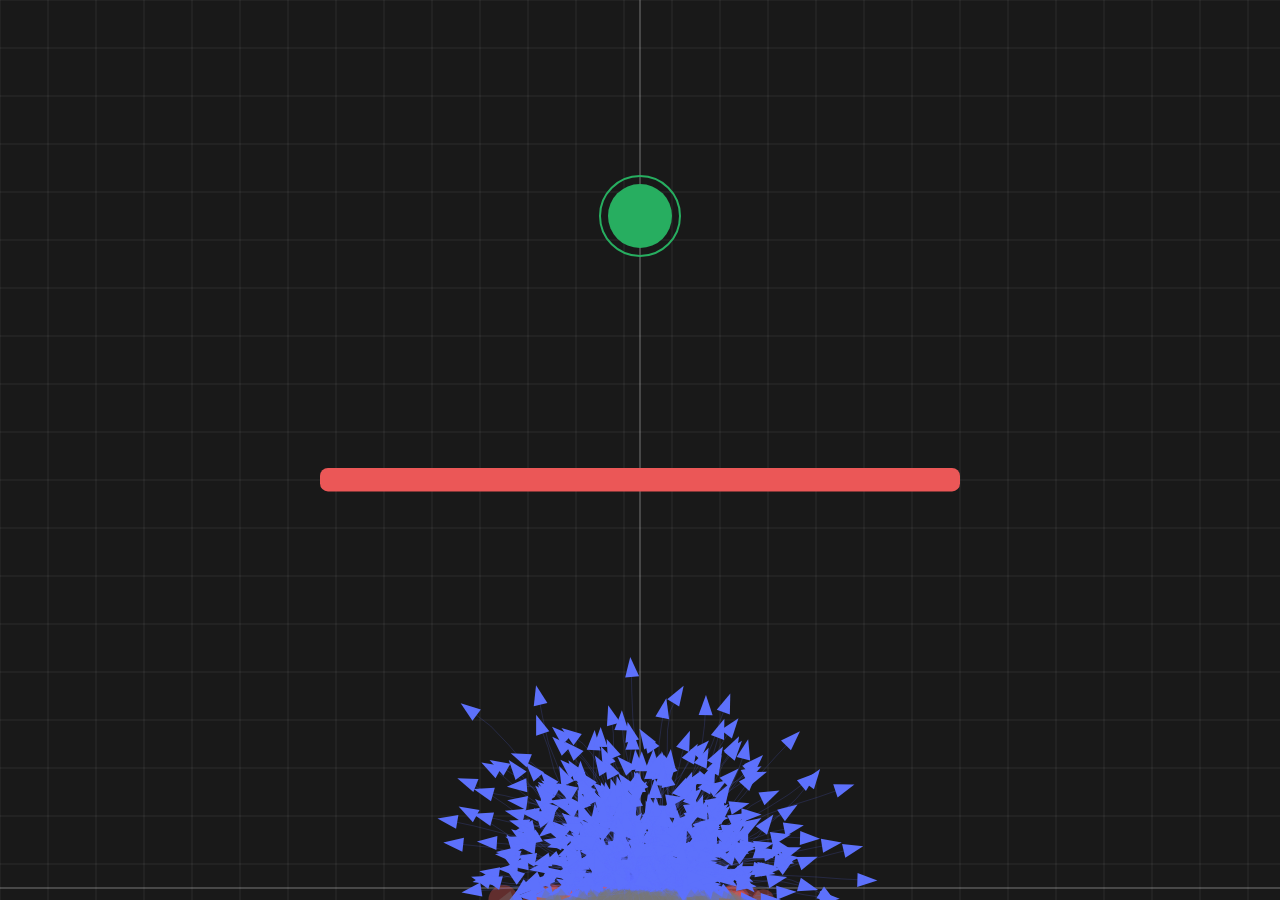
<file: animation/farm.html>
<!doctype html>
<html lang="en">
  <head>
    <meta charset="utf-8">
    <meta name="viewport" content="width=device-width, initial-scale=1">
    <title>Swarm Animation</title>
    <style>
      :root {
        color-scheme: dark;
        --bg: #191919;
        --grid: rgba(248, 248, 248, 0.08);
        --axis: rgba(248, 248, 248, 0.42);
        --target: #27ae60;
        --obstacle: #eb5757;
        --agent: #5d71fc;
        --agent-hot: #f89540;
        --best: #f89540;
        --trail: rgba(93, 113, 252, 0.18);
      }

      * {
        box-sizing: border-box;
      }

      html,
      body {
        width: 100%;
        height: 100%;
        margin: 0;
        overflow: hidden;
        background: var(--bg);
      }

      canvas {
        display: block;
        width: 100vw;
        height: 100vh;
      }
    </style>
  </head>
  <body>
    <canvas id="scene" aria-label="Swarm genetic training animation"></canvas>

    <script>
      (function() {
        var canvas = document.getElementById("scene");
        var ctx = canvas.getContext("2d");
        var dpr = window.devicePixelRatio || 1;
        var width = 0;
        var height = 0;
        var populationSize = 1000;
        var lifespan = 300;
        var maxForce = 0.5;
        var mutationRate = 0.001;
        var count = 0;
        var generation = 1;
        var rockets = [];
        var matingPool = [];
        var target = null;
        var obstacles = [];
        var fieldSpec = [{ x: 0.25, y: 0.52, w: 0.5, h: 0.026 }];
        var heatmapPoints = [];
        var lastBestTrajectory = [];

        function css(name) {
          return getComputedStyle(document.documentElement).getPropertyValue(name).trim();
        }

        function randomBetween(min, max) {
          return min + Math.random() * (max - min);
        }

        function randomVector(magnitude) {
          var angle = Math.random() * Math.PI * 2;
          return {
            x: Math.cos(angle) * magnitude,
            y: Math.sin(angle) * magnitude,
          };
        }

        function distance(a, b) {
          return Math.hypot(a.x - b.x, a.y - b.y);
        }

        function cloneVector(vector) {
          return { x: vector.x, y: vector.y };
        }

        function resize() {
          dpr = window.devicePixelRatio || 1;
          width = Math.max(1, window.innerWidth);
          height = Math.max(1, window.innerHeight);
          canvas.width = Math.floor(width * dpr);
          canvas.height = Math.floor(height * dpr);
          canvas.style.width = width + "px";
          canvas.style.height = height + "px";
          ctx.setTransform(dpr, 0, 0, dpr, 0, 0);
          resetTraining();
        }

        function rebuildObstacles() {
          obstacles = fieldSpec.map(function(spec) {
            return {
              x: width * spec.x,
              y: height * spec.y,
              w: width * spec.w,
              h: Math.max(12, height * spec.h),
            };
          });
        }

        function resetTraining() {
          count = 0;
          generation = 1;
          heatmapPoints = [];
          lastBestTrajectory = [];
          target = { x: width / 2, y: height * 0.24, r: 64 };
          rebuildObstacles();
          rockets = [];
          matingPool = [];
          for (var i = 0; i < populationSize; i++) rockets.push(new Rocket());
        }

        function drawGrid() {
          ctx.fillStyle = css("--bg");
          ctx.fillRect(0, 0, width, height);
          ctx.strokeStyle = css("--grid");
          ctx.lineWidth = 1;
          for (var x = 0; x <= width; x += 48) {
            ctx.beginPath();
            ctx.moveTo(x, 0);
            ctx.lineTo(x, height);
            ctx.stroke();
          }
          for (var y = 0; y <= height; y += 48) {
            ctx.beginPath();
            ctx.moveTo(0, y);
            ctx.lineTo(width, y);
            ctx.stroke();
          }
          ctx.strokeStyle = css("--axis");
          ctx.beginPath();
          ctx.moveTo(width / 2, 0);
          ctx.lineTo(width / 2, height);
          ctx.moveTo(0, height - 12);
          ctx.lineTo(width, height - 12);
          ctx.stroke();
        }

        function drawTarget() {
          ctx.fillStyle = css("--target");
          ctx.beginPath();
          ctx.arc(target.x, target.y, target.r / 2, 0, Math.PI * 2);
          ctx.fill();
          ctx.strokeStyle = css("--target");
          ctx.lineWidth = 2;
          ctx.beginPath();
          ctx.arc(target.x, target.y, target.r / 2 + 8, 0, Math.PI * 2);
          ctx.stroke();
        }

        function roundedRect(x, y, w, h, r) {
          var radius = Math.min(r, w / 2, h / 2);
          ctx.beginPath();
          ctx.moveTo(x + radius, y);
          ctx.arcTo(x + w, y, x + w, y + h, radius);
          ctx.arcTo(x + w, y + h, x, y + h, radius);
          ctx.arcTo(x, y + h, x, y, radius);
          ctx.arcTo(x, y, x + w, y, radius);
          ctx.closePath();
        }

        function drawObstacles() {
          ctx.fillStyle = css("--obstacle");
          for (var i = 0; i < obstacles.length; i++) {
            var obstacle = obstacles[i];
            roundedRect(obstacle.x, obstacle.y, obstacle.w, obstacle.h, 8);
            ctx.fill();
          }
        }

        function drawHeatmap() {
          for (var i = 0; i < heatmapPoints.length; i++) {
            var point = heatmapPoints[i];
            var age = i / Math.max(1, heatmapPoints.length - 1);
            ctx.fillStyle = "rgba(235, 87, 87, " + (0.09 + age * 0.27) + ")";
            ctx.beginPath();
            ctx.arc(point.x, point.y, point.radius / 2, 0, Math.PI * 2);
            ctx.fill();
          }
        }

        function drawBestTrajectory() {
          if (lastBestTrajectory.length < 2) return;
          ctx.strokeStyle = css("--best");
          ctx.lineWidth = 3;
          ctx.beginPath();
          ctx.moveTo(lastBestTrajectory[0].x, lastBestTrajectory[0].y);
          for (var i = 2; i < lastBestTrajectory.length; i += 2) {
            ctx.lineTo(lastBestTrajectory[i].x, lastBestTrajectory[i].y);
          }
          ctx.stroke();
          var end = lastBestTrajectory[lastBestTrajectory.length - 1];
          ctx.fillStyle = css("--best");
          ctx.beginPath();
          ctx.arc(end.x, end.y, 4, 0, Math.PI * 2);
          ctx.fill();
        }

        function hitTarget(point) {
          return distance(point, target) < target.r / 2;
        }

        function hitObstacle(point) {
          for (var i = 0; i < obstacles.length; i++) {
            var obstacle = obstacles[i];
            if (
              point.x > obstacle.x &&
              point.x < obstacle.x + obstacle.w &&
              point.y > obstacle.y &&
              point.y < obstacle.y + obstacle.h
            ) return true;
          }
          return false;
        }

        function upperFieldY() {
          if (!obstacles.length) return height * 0.5;
          var y = obstacles[0].y;
          for (var i = 1; i < obstacles.length; i++) y = Math.min(y, obstacles[i].y);
          return y;
        }

        function recordCollision(point) {
          heatmapPoints.push({
            x: Math.max(0, Math.min(width, point.x)),
            y: Math.max(0, Math.min(height, point.y)),
            radius: randomBetween(14, 34),
          });
          if (heatmapPoints.length > 360) heatmapPoints.splice(0, heatmapPoints.length - 360);
        }

        function DNA(genes) {
          this.genes = genes || [];
          if (!genes) {
            for (var i = 0; i < lifespan; i++) this.genes[i] = randomVector(maxForce);
          }
        }

        DNA.prototype.crossover = function(partner) {
          var newGenes = [];
          var mid = Math.floor(Math.random() * (this.genes.length / 2));
          for (var i = 0; i < this.genes.length; i++) {
            var gene = Math.random() * this.genes.length > mid ? this.genes[i] : partner.genes[i];
            newGenes[i] = cloneVector(gene);
          }
          return new DNA(newGenes);
        };

        DNA.prototype.mutation = function() {
          for (var i = 0; i < this.genes.length; i++) {
            if (Math.random() < mutationRate) this.genes[i] = randomVector(maxForce);
          }
        };

        function Rocket(dna) {
          this.pos = { x: width / 2, y: height - 22 };
          this.vel = { x: 0, y: 0 };
          this.acc = { x: 0, y: 0 };
          this.trail = [];
          this.path = [cloneVector(this.pos)];
          this.dna = dna || new DNA();
          this.completed = false;
          this.crashed = false;
          this.fitness = 0;
          this.targetDistance = Infinity;
        }

        Rocket.prototype.applyForce = function(force) {
          this.acc.x += force.x;
          this.acc.y += force.y;
        };

        Rocket.prototype.update = function() {
          if (hitTarget(this.pos)) this.completed = true;
          var boundsCrash = this.pos.x < 0 || this.pos.x > width || this.pos.y > height || this.pos.y < 0;
          var obstacleCrash = hitObstacle(this.pos);
          if ((boundsCrash || obstacleCrash) && !this.crashed) {
            this.crashed = true;
            recordCollision(this.pos);
          }

          if (!this.crashed && !this.completed) {
            this.applyForce(this.dna.genes[count]);
            this.vel.x += this.acc.x;
            this.vel.y += this.acc.y;
            var speed = Math.hypot(this.vel.x, this.vel.y);
            if (speed > 7) {
              this.vel.x = (this.vel.x / speed) * 7;
              this.vel.y = (this.vel.y / speed) * 7;
            }
            this.pos.x += this.vel.x;
            this.pos.y += this.vel.y;
            this.path.push(cloneVector(this.pos));
            this.acc.x = 0;
            this.acc.y = 0;
            if (count % 4 === 0) {
              this.trail.push(cloneVector(this.pos));
              if (this.trail.length > 34) this.trail.shift();
            }
          }
        };

        Rocket.prototype.draw = function() {
          if (this.trail.length > 1) {
            ctx.strokeStyle = css("--trail");
            ctx.lineWidth = 1;
            ctx.beginPath();
            ctx.moveTo(this.trail[0].x, this.trail[0].y);
            for (var i = 1; i < this.trail.length; i++) ctx.lineTo(this.trail[i].x, this.trail[i].y);
            ctx.stroke();
          }

          ctx.save();
          ctx.translate(this.pos.x, this.pos.y);
          ctx.rotate(Math.atan2(this.vel.y, this.vel.x) + Math.PI / 2);
          ctx.fillStyle = this.completed ? css("--agent-hot") : this.crashed ? "rgba(120, 120, 120, 0.34)" : css("--agent");
          ctx.beginPath();
          ctx.moveTo(0, -10);
          ctx.lineTo(-7, 10);
          ctx.lineTo(7, 10);
          ctx.closePath();
          ctx.fill();
          ctx.restore();
        };

        Rocket.prototype.calcFitness = function() {
          var d = distance(this.pos, target);
          this.targetDistance = d;
          this.fitness = Math.max(0.01, width - d);
          if (this.completed) this.fitness *= 100;
          if (this.crashed) this.fitness /= 10;
          if (this.pos.y >= height || this.pos.y < 0) this.fitness /= 2;
          if (this.pos.y < upperFieldY()) this.fitness *= 3;
        };

        function evaluate() {
          var maxFit = 0;
          var bestRocket = null;
          for (var i = 0; i < rockets.length; i++) {
            rockets[i].calcFitness();
            if (rockets[i].fitness > maxFit) {
              maxFit = rockets[i].fitness;
              bestRocket = rockets[i];
            }
          }

          if (bestRocket) lastBestTrajectory = bestRocket.path.map(cloneVector);
          maxFit = maxFit || 1;
          matingPool = [];
          for (var j = 0; j < rockets.length; j++) {
            rockets[j].fitness /= maxFit;
            var copies = Math.floor(rockets[j].fitness * 100);
            for (var k = 0; k < copies; k++) matingPool.push(rockets[j]);
          }
          if (!matingPool.length) matingPool = rockets.slice();
        }

        function selectNextGeneration() {
          var next = [];
          for (var i = 0; i < rockets.length; i++) {
            var parentA = matingPool[Math.floor(Math.random() * matingPool.length)];
            var parentB = matingPool[Math.floor(Math.random() * matingPool.length)];
            var child = parentA.fitness > parentB.fitness ? parentA.dna.crossover(parentB.dna) : parentB.dna.crossover(parentA.dna);
            child.mutation();
            next[i] = new Rocket(child);
          }
          rockets = next;
        }

        function allFinished() {
          for (var i = 0; i < rockets.length; i++) {
            if (!rockets[i].crashed && !rockets[i].completed) return false;
          }
          return true;
        }

        function step() {
          drawGrid();
          drawHeatmap();
          drawBestTrajectory();
          for (var i = 0; i < rockets.length; i++) {
            rockets[i].update();
            rockets[i].draw();
          }
          drawTarget();
          drawObstacles();

          count++;
          if (count >= lifespan || allFinished()) {
            evaluate();
            selectNextGeneration();
            count = 0;
            generation++;
          }
          requestAnimationFrame(step);
        }

        window.addEventListener("resize", resize);
        resize();
        requestAnimationFrame(step);
      })();
    </script>
  </body>
</html>
</file>
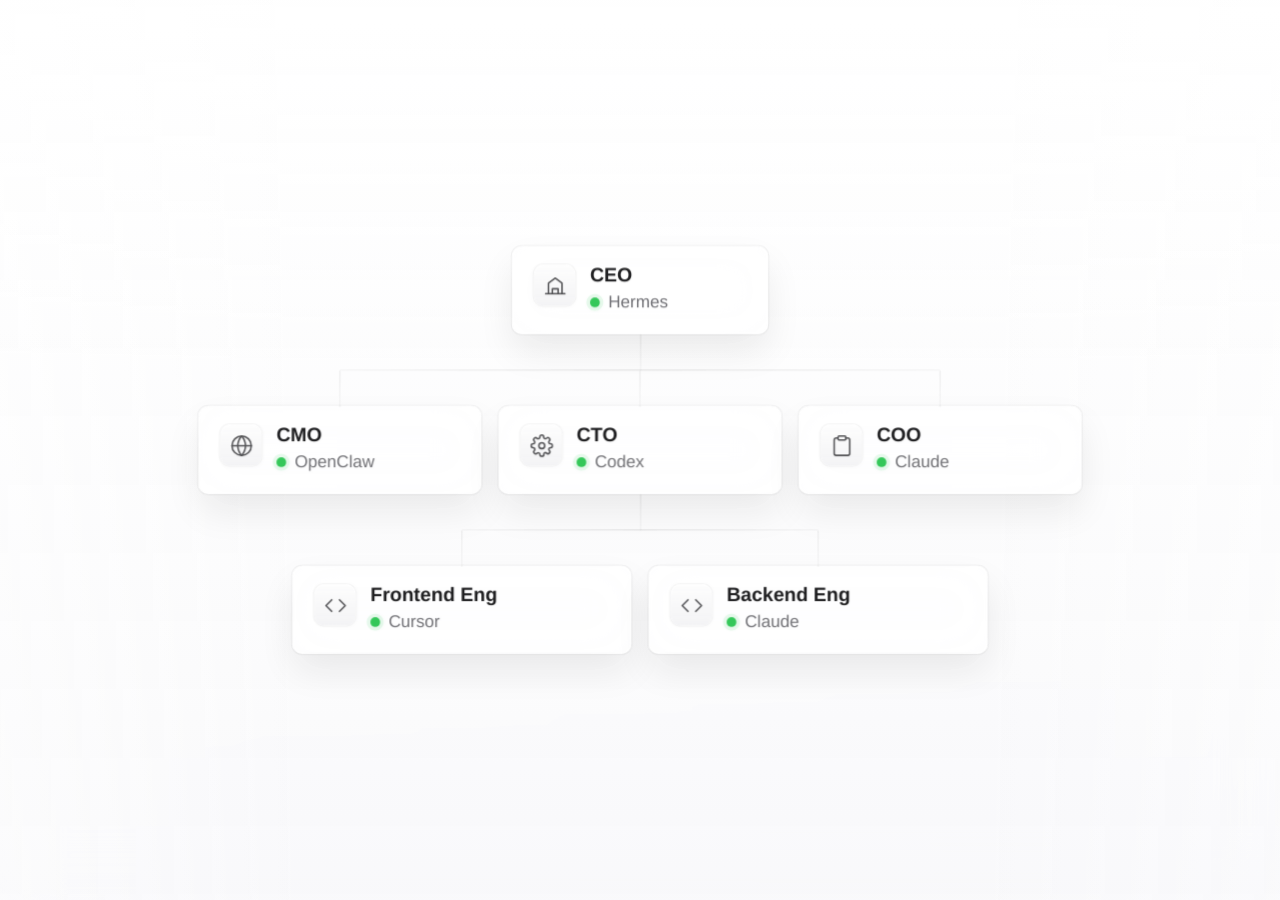
<file: animation/paperclip-agent-animation.html>
<!doctype html>
<html lang="en">
  <head>
    <meta charset="utf-8" />
    <meta name="viewport" content="width=device-width, initial-scale=1" />
    <title>Bring Your Own Agent - White Mode</title>
    <style>
      :root {
        --bg: #f5f5f7;
        --surface: rgba(255, 255, 255, 0.68);
        --card: rgba(255, 255, 255, 0.86);
        --ink: #1d1d1f;
        --muted: #6e6e73;
        --soft: #a1a1a6;
        --rule: rgba(0, 0, 0, 0.12);
        --stone: rgba(0, 0, 0, 0.045);
        --accent: #0071e3;
        --accent-soft: rgba(0, 113, 227, 0.16);
        --gold: #34c759;
        --shadow:
          0 38px 80px rgba(0, 0, 0, 0.12),
          0 1px 0 rgba(255, 255, 255, 0.75) inset;
        --ease: cubic-bezier(0.22, 1, 0.36, 1);
        font-family:
          -apple-system, BlinkMacSystemFont, "SF Pro Display", "SF Pro Text", Inter, "Segoe UI",
          sans-serif;
      }

      * {
        box-sizing: border-box;
      }

      html {
        width: 100%;
        height: 100%;
        overflow: hidden;
      }

      body {
        display: grid;
        place-items: center;
        width: 100%;
        height: 100%;
        min-height: 0;
        margin: 0;
        overflow: hidden;
        background:
          linear-gradient(180deg, rgba(255, 255, 255, 0.92), rgba(245, 245, 247, 0.88)),
          linear-gradient(135deg, #fbfbfd 0%, #f5f5f7 48%, #ececf0 100%),
          var(--bg);
        color: var(--ink);
        -webkit-font-smoothing: antialiased;
        text-rendering: geometricPrecision;
      }

      main {
        display: grid;
        width: 100%;
        height: 100%;
        min-height: 0;
        margin: 0 auto;
        overflow: hidden;
        padding: 0;
        place-items: center;
      }

      .agent-section {
        display: grid;
        width: 100%;
        height: 100%;
        min-height: 0;
        place-items: center;
      }

      .visual {
        position: relative;
        display: flex;
        width: 100%;
        height: 100%;
        min-height: 0;
        align-items: center;
        justify-content: center;
        overflow: hidden;
        background:
          linear-gradient(180deg, rgba(255, 255, 255, 0.8), rgba(247, 247, 249, 0.64)),
          var(--surface);
        backdrop-filter: blur(28px) saturate(180%);
        -webkit-backdrop-filter: blur(28px) saturate(180%);
      }

      .visual::before {
        content: "";
        position: absolute;
        inset: 0;
        pointer-events: none;
        background:
          linear-gradient(180deg, rgba(255, 255, 255, 0.44), transparent 42%),
          linear-gradient(90deg, rgba(255, 255, 255, 0.28), transparent 24%, transparent 76%, rgba(255, 255, 255, 0.2));
      }

      .org-tree {
        position: relative;
        display: flex;
        width: 760px;
        min-width: 760px;
        flex-direction: column;
        align-items: center;
        justify-content: center;
        padding: 18px;
        transform: translate3d(var(--fit-x, 0), var(--fit-y, 0), 0) scale(var(--fit-scale, 1));
        transform-origin: center center;
      }

      .org-row {
        position: relative;
        display: flex;
        width: 100%;
        justify-content: center;
        gap: 14px;
      }

      .org-row--single .org-card {
        width: 210px;
      }

      .org-row--three {
        max-width: 820px;
        padding-top: 30px;
      }

      .org-row--three .org-card {
        flex: 1 1 0;
        max-width: none;
        min-width: 0;
      }

      .org-row--two {
        max-width: 570px;
        padding-top: 30px;
      }

      .org-row--two .org-card {
        flex: 1 1 0;
        max-width: none;
        min-width: 0;
      }

      .org-stem {
        position: relative;
        z-index: 1;
        width: 1px;
        height: 30px;
        margin-bottom: -1px;
        background: linear-gradient(180deg, rgba(0, 0, 0, 0.08), rgba(0, 0, 0, 0.04));
        opacity: 0;
      }

      .org-row--three::before,
      .org-row--two::before {
        content: "";
        position: absolute;
        top: 0;
        z-index: 1;
        height: 1px;
        background: linear-gradient(90deg, rgba(0, 0, 0, 0.04), rgba(0, 0, 0, 0.1), rgba(0, 0, 0, 0.04));
        opacity: 0;
      }

      .org-row--three::before {
        left: calc((100% - 28px) / 6);
        right: calc((100% - 28px) / 6);
      }

      .org-row--two::before {
        left: calc((100% - 14px) / 4);
        right: calc((100% - 14px) / 4);
      }

      .org-row--three .org-card::before,
      .org-row--two .org-card::before {
        content: "";
        position: absolute;
        top: -30px;
        left: 50%;
        z-index: 2;
        width: 1px;
        height: 30px;
        background: linear-gradient(180deg, rgba(0, 0, 0, 0.08), rgba(0, 0, 0, 0.04));
        opacity: 0;
        transform: translateX(-50%);
      }

      .org-card {
        position: relative;
        z-index: 3;
        display: flex;
        align-items: flex-start;
        gap: 12px;
        min-height: 72px;
        padding: 14px 17px;
        border: 1px solid rgba(255, 255, 255, 0.74);
        border-radius: 8px;
        background: var(--card);
        backdrop-filter: blur(18px) saturate(180%);
        -webkit-backdrop-filter: blur(18px) saturate(180%);
        box-shadow:
          0 14px 30px rgba(0, 0, 0, 0.08),
          0 0 0 1px rgba(0, 0, 0, 0.05);
        opacity: 0;
        transform: translateY(8px);
        transition:
          border-color 0.3s ease,
          box-shadow 0.3s ease,
          transform 0.3s ease;
      }

      .org-card.is-live {
        z-index: 10;
        border-color: var(--accent);
        box-shadow:
          0 0 0 4px var(--accent-soft),
          0 18px 36px rgba(0, 113, 227, 0.18),
          0 0 0 1px rgba(0, 113, 227, 0.32);
        transform: translateY(-1px);
      }

      .org-card.is-live::after {
        content: "Active";
        position: absolute;
        top: -12px;
        right: 12px;
        z-index: 11;
        border: 1px solid rgba(0, 113, 227, 0.18);
        border-radius: 999px;
        padding: 2px 7px;
        background: rgba(245, 251, 255, 0.92);
        color: #0066cc;
        font-size: 10px;
        font-weight: 700;
        letter-spacing: 0;
        box-shadow: 0 6px 14px rgba(0, 113, 227, 0.12);
      }

      .card-icon {
        display: grid;
        width: 34px;
        height: 34px;
        flex: 0 0 34px;
        place-items: center;
        border-radius: 8px;
        background:
          linear-gradient(180deg, rgba(255, 255, 255, 0.88), rgba(244, 244, 246, 0.86)),
          var(--stone);
        color: #515154;
        box-shadow:
          0 1px 0 rgba(255, 255, 255, 0.85) inset,
          0 0 0 1px rgba(0, 0, 0, 0.045);
      }

      .card-icon svg {
        width: 19px;
        height: 19px;
      }

      .card-body {
        display: flex;
        min-width: 0;
        flex-direction: column;
        gap: 2px;
      }

      .card-name {
        overflow: hidden;
        color: var(--ink);
        font-size: 16px;
        font-weight: 700;
        line-height: 1.25;
        text-overflow: ellipsis;
        white-space: nowrap;
      }

      .card-model {
        display: flex;
        align-items: center;
        gap: 7px;
        color: var(--muted);
        font-size: 14px;
        font-weight: 500;
        line-height: 1.25;
      }

      .dot {
        width: 8px;
        height: 8px;
        flex: 0 0 8px;
        border-radius: 50%;
        background: var(--gold);
        box-shadow: 0 0 0 3px rgba(52, 199, 89, 0.12);
      }

      .task-packet {
        position: absolute;
        z-index: 8;
        width: 18px;
        height: 9px;
        border-radius: 999px;
        background: var(--accent);
        box-shadow:
          0 0 0 4px rgba(0, 113, 227, 0.12),
          0 0 16px rgba(0, 113, 227, 0.5);
        opacity: 0;
        visibility: hidden;
        pointer-events: none;
      }

      .org-tree.is-visible .org-card {
        animation: node-slide 0.46s var(--ease) var(--delay, 0ms) forwards;
      }

      .org-tree.is-visible .org-stem {
        animation: fade-in 0.35s ease var(--delay, 0ms) forwards;
      }

      .org-tree.is-visible .org-row--three::before,
      .org-tree.is-visible .org-row--two::before {
        animation: fade-in 0.45s ease 220ms forwards;
      }

      .org-tree.is-visible .org-row--three .org-card::before,
      .org-tree.is-visible .org-row--two .org-card::before {
        animation: fade-in 0.35s ease var(--delay, 0ms) forwards;
      }

      @keyframes node-slide {
        to {
          opacity: 1;
          transform: translateY(0);
        }
      }

      @keyframes fade-in {
        to {
          opacity: 1;
        }
      }

      @media (max-width: 1000px) {
        .visual {
          width: 100%;
          min-height: 0;
          overflow: hidden;
          justify-content: center;
        }
      }

      @media (max-width: 560px) {
        .visual {
          min-height: 0;
        }

        .org-tree {
          width: 760px;
          min-width: 760px;
        }
      }

      @media (prefers-reduced-motion: reduce) {
        *,
        *::before,
        *::after {
          animation-duration: 1ms !important;
          scroll-behavior: auto !important;
          transition-duration: 1ms !important;
        }
      }
    </style>
  </head>
  <body>
    <main>
      <section class="agent-section" aria-label="Bring your own agent">
        <div class="visual" aria-label="Animated agent organization chart">
          <div class="org-tree" id="org-tree">
            <div class="org-row org-row--single">
              <article class="org-card" data-role="ceo" style="--delay: 0ms">
                <div class="card-icon" aria-hidden="true">
                  <svg viewBox="0 0 24 24" fill="none" stroke="currentColor" stroke-width="1.6" stroke-linecap="round" stroke-linejoin="round">
                    <path d="M2 20h20" />
                    <path d="M5 20V9l7-5 7 5v11" />
                    <path d="M9 20v-5h6v5" />
                  </svg>
                </div>
                <div class="card-body">
                  <span class="card-name">CEO</span>
                  <span class="card-model"><span class="dot"></span>Hermes</span>
                </div>
              </article>
            </div>

            <div class="org-stem" style="--delay: 60ms"></div>

            <div class="org-row org-row--three">
              <article class="org-card" data-role="cmo" style="--delay: 120ms">
                <div class="card-icon" aria-hidden="true">
                  <svg viewBox="0 0 24 24" fill="none" stroke="currentColor" stroke-width="1.6" stroke-linecap="round" stroke-linejoin="round">
                    <circle cx="12" cy="12" r="10" />
                    <path d="M2 12h20" />
                    <path d="M12 2a15.3 15.3 0 0 1 4 10 15.3 15.3 0 0 1-4 10 15.3 15.3 0 0 1-4-10 15.3 15.3 0 0 1 4-10" />
                  </svg>
                </div>
                <div class="card-body">
                  <span class="card-name">CMO</span>
                  <span class="card-model"><span class="dot"></span>OpenClaw</span>
                </div>
              </article>

              <article class="org-card" data-role="cto" style="--delay: 240ms">
                <div class="card-icon" aria-hidden="true">
                  <svg viewBox="0 0 24 24" fill="none" stroke="currentColor" stroke-width="1.6" stroke-linecap="round" stroke-linejoin="round">
                    <circle cx="12" cy="12" r="3" />
                    <path d="M19.4 15a1.7 1.7 0 0 0 .34 1.82l.05.06a2 2 0 0 1-2.83 2.83l-.06-.06a1.7 1.7 0 0 0-1.82-.33 1.7 1.7 0 0 0-1 1.51V21a2 2 0 0 1-4 0v-.09A1.7 1.7 0 0 0 9 19.4a1.7 1.7 0 0 0-1.82.33l-.06.06a2 2 0 0 1-2.83-2.83l.06-.06A1.7 1.7 0 0 0 4.68 15a1.7 1.7 0 0 0-1.51-1H3a2 2 0 0 1 0-4h.09A1.7 1.7 0 0 0 4.6 9a1.7 1.7 0 0 0-.33-1.82l-.06-.06a2 2 0 0 1 2.83-2.83l.06.06A1.7 1.7 0 0 0 9 4.68a1.7 1.7 0 0 0 1-1.51V3a2 2 0 0 1 4 0v.09a1.7 1.7 0 0 0 1 1.51 1.7 1.7 0 0 0 1.82-.33l.06-.06a2 2 0 0 1 2.83 2.83l-.06.06A1.7 1.7 0 0 0 19.4 9a1.7 1.7 0 0 0 1.51 1H21a2 2 0 0 1 0 4h-.09a1.7 1.7 0 0 0-1.51 1Z" />
                  </svg>
                </div>
                <div class="card-body">
                  <span class="card-name">CTO</span>
                  <span class="card-model"><span class="dot"></span>Codex</span>
                </div>
              </article>

              <article class="org-card" data-role="coo" style="--delay: 360ms">
                <div class="card-icon" aria-hidden="true">
                  <svg viewBox="0 0 24 24" fill="none" stroke="currentColor" stroke-width="1.6" stroke-linecap="round" stroke-linejoin="round">
                    <path d="M16 4h2a2 2 0 0 1 2 2v14a2 2 0 0 1-2 2H6a2 2 0 0 1-2-2V6a2 2 0 0 1 2-2h2" />
                    <rect x="8" y="2" width="8" height="4" rx="1" />
                  </svg>
                </div>
                <div class="card-body">
                  <span class="card-name">COO</span>
                  <span class="card-model"><span class="dot"></span>Claude</span>
                </div>
              </article>
            </div>

            <div class="org-stem" style="--delay: 420ms"></div>

            <div class="org-row org-row--two">
              <article class="org-card" data-role="eng1" style="--delay: 480ms">
                <div class="card-icon" aria-hidden="true">
                  <svg viewBox="0 0 24 24" fill="none" stroke="currentColor" stroke-width="1.6" stroke-linecap="round" stroke-linejoin="round">
                    <path d="m16 18 6-6-6-6" />
                    <path d="m8 6-6 6 6 6" />
                  </svg>
                </div>
                <div class="card-body">
                  <span class="card-name">Frontend Eng</span>
                  <span class="card-model"><span class="dot"></span>Cursor</span>
                </div>
              </article>

              <article class="org-card" data-role="eng2" style="--delay: 600ms">
                <div class="card-icon" aria-hidden="true">
                  <svg viewBox="0 0 24 24" fill="none" stroke="currentColor" stroke-width="1.6" stroke-linecap="round" stroke-linejoin="round">
                    <path d="m16 18 6-6-6-6" />
                    <path d="m8 6-6 6 6 6" />
                  </svg>
                </div>
                <div class="card-body">
                  <span class="card-name">Backend Eng</span>
                  <span class="card-model"><span class="dot"></span>Claude</span>
                </div>
              </article>
            </div>
          </div>
        </div>
      </section>
    </main>

    <script>
      const tree = document.getElementById("org-tree");
      const prefersReduced = window.matchMedia("(prefers-reduced-motion: reduce)").matches;
      let fitScale = 1;

      window.addEventListener("load", () => {
        fitTree();
        queueTreeAnimation();
      });

      window.addEventListener("resize", fitTree);

      function fitTree() {
        if (!tree) return;
        const visual = tree.closest(".visual");
        if (!visual) return;

        tree.style.setProperty("--fit-scale", "1");
        const visualWidth = visual.clientWidth;
        const visualHeight = visual.clientHeight;
        const treeWidth = tree.offsetWidth;
        const treeHeight = tree.offsetHeight;
        const padding = Math.max(10, Math.min(22, Math.min(visualWidth, visualHeight) * 0.045));
        fitScale = Math.min(
          (visualWidth - padding * 2) / treeWidth,
          (visualHeight - padding * 2) / treeHeight,
          1.22
        );
        if (visualHeight < 360) fitScale = Math.min(fitScale, 0.4);
        fitScale = Math.max(0.34, fitScale);
        tree.style.setProperty("--fit-x", "0px");
        tree.style.setProperty("--fit-y", "0px");
        tree.style.setProperty("--fit-scale", fitScale.toFixed(4));
        window.requestAnimationFrame(() => settleTreePosition(visual, padding));
      }

      function settleTreePosition(visual, padding) {
        if (!tree || !visual) return;

        const visualRect = visual.getBoundingClientRect();
        const treeRect = tree.getBoundingClientRect();
        let fitX = 0;
        let fitY = 0;

        if (treeRect.left < visualRect.left + padding) {
          fitX += visualRect.left + padding - treeRect.left;
        }

        if (treeRect.right > visualRect.right - padding) {
          fitX -= treeRect.right - (visualRect.right - padding);
        }

        if (treeRect.top < visualRect.top + padding) {
          fitY += visualRect.top + padding - treeRect.top;
        }

        if (treeRect.bottom > visualRect.bottom - padding) {
          fitY -= treeRect.bottom - (visualRect.bottom - padding);
        }

        if (visualRect.height < 360) {
          fitY -= visualRect.height * 0.08;
        }

        tree.style.setProperty("--fit-x", `${Math.round(fitX)}px`);
        tree.style.setProperty("--fit-y", `${Math.round(fitY)}px`);
      }

      function queueTreeAnimation() {
        if (!tree) return;

        const start = () => {
          tree.classList.add("is-visible");
          window.setTimeout(() => {
            if (!prefersReduced) runTaskFlow(tree);
            else showReducedState(tree);
          }, 1120);
        };

        const rect = tree.getBoundingClientRect();
        if (rect.top < window.innerHeight && rect.bottom > 0) {
          start();
          return;
        }

        const observer = new IntersectionObserver(
          entries => {
            entries.forEach(entry => {
              if (!entry.isIntersecting) return;
              observer.unobserve(tree);
              start();
            });
          },
          { threshold: 0.15 }
        );

        observer.observe(tree);
      }

      function showReducedState(scope) {
        ["cto", "eng1", "eng2"].forEach(role => {
          scope.querySelector(`[data-role="${role}"]`)?.classList.add("is-live");
        });
      }

      function runTaskFlow(scope) {
        if (scope.dataset.flowRunning) return;
        scope.dataset.flowRunning = "1";

        const card = role => scope.querySelector(`[data-role="${role}"]`);
        const roles = {
          ceo: card("ceo"),
          cmo: card("cmo"),
          cto: card("cto"),
          coo: card("coo"),
          eng1: card("eng1"),
          eng2: card("eng2")
        };

        if (!roles.ceo || !roles.cto) return;

        const packet = document.createElement("div");
        packet.className = "task-packet";
        scope.appendChild(packet);

        const packetWidth = 18;
        const packetHeight = 9;

        const wait = ms => new Promise(resolve => window.setTimeout(resolve, ms));

        function nodePoint(el) {
          const root = scope.getBoundingClientRect();
          const rect = el.getBoundingClientRect();
          return {
            cx: (rect.left + rect.width / 2 - root.left) / fitScale,
            top: (rect.top - root.top) / fitScale,
            bottom: (rect.bottom - root.top) / fitScale
          };
        }

        function place(x, y) {
          packet.style.transition = "none";
          packet.style.left = `${x - packetWidth / 2}px`;
          packet.style.top = `${y - packetHeight / 2}px`;
          packet.getBoundingClientRect();
        }

        function move(x, y, ms, easing) {
          return new Promise(resolve => {
            packet.style.transition = `left ${ms}ms ${easing}, top ${ms}ms ${easing}`;
            packet.style.left = `${x - packetWidth / 2}px`;
            packet.style.top = `${y - packetHeight / 2}px`;
            window.setTimeout(resolve, ms + 30);
          });
        }

        async function travel(from, to) {
          const start = nodePoint(from);
          const end = nodePoint(to);
          const railY = end.top - 20;

          place(start.cx, start.bottom + 3);
          packet.style.visibility = "visible";
          packet.style.opacity = "1";
          await move(start.cx, railY, 520, "ease-in");
          await move(end.cx, railY, 640, "linear");
          await move(end.cx, end.top - 2, 380, "ease-in");

          packet.style.transition = "opacity 180ms ease";
          packet.style.opacity = "0";
          to.classList.add("is-live");
          await wait(220);
          packet.style.visibility = "hidden";
          await wait(40);
        }

        function clear(...items) {
          items.forEach(item => item?.classList.remove("is-live"));
        }

        async function loop() {
          while (document.body.contains(scope)) {
            await travel(roles.ceo, roles.cto);
            await wait(280);
            await travel(roles.cto, roles.eng1);
            await travel(roles.cto, roles.eng2);
            await wait(1500);
            clear(roles.cto, roles.eng1, roles.eng2);
            await wait(900);

            await travel(roles.ceo, roles.cmo);
            await wait(1500);
            clear(roles.cmo);
            await wait(900);

            await travel(roles.ceo, roles.coo);
            await wait(1500);
            clear(roles.coo);
            await wait(1400);
          }
        }

        loop();
      }
    </script>
  </body>
</html>
</file>
